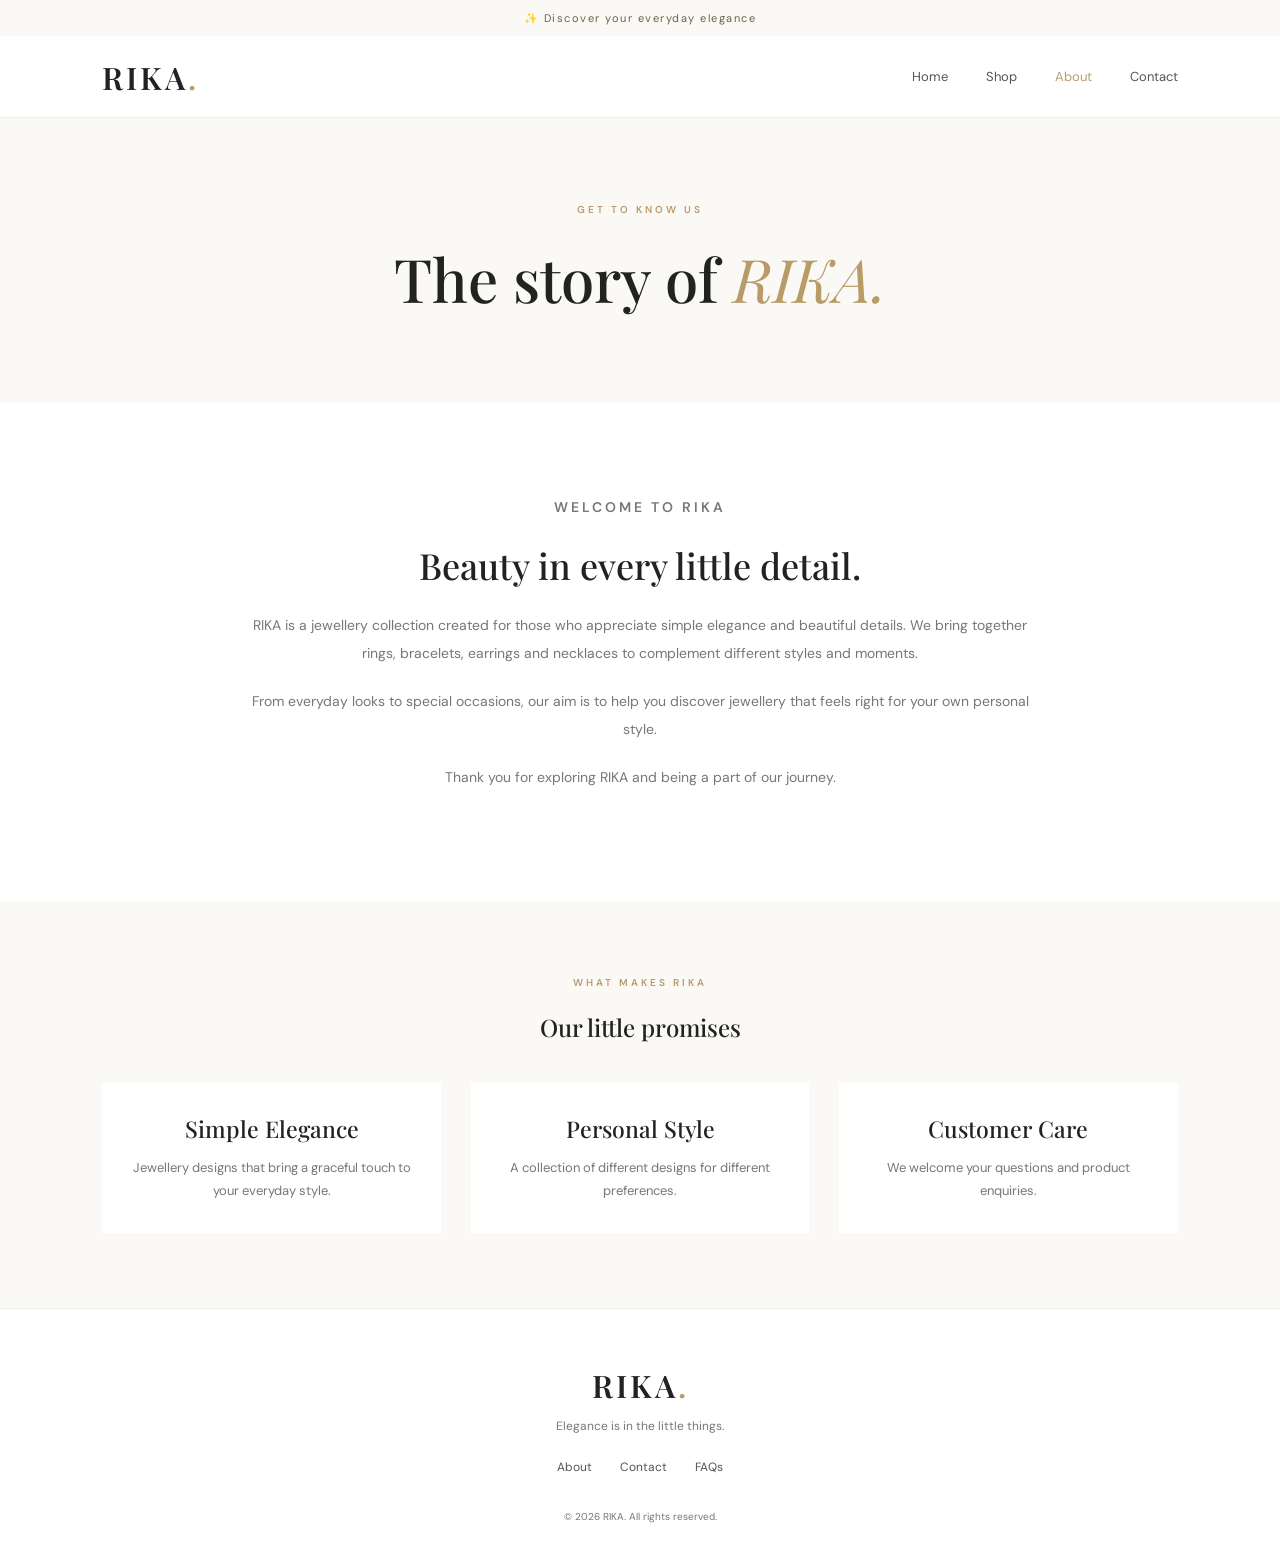
<file: about.html>
<!DOCTYPE html>
<html lang="en">
<head>
    <meta charset="UTF-8">
    <meta name="viewport" content="width=device-width, initial-scale=1.0">
    <title>About Us | RIKA</title>
    <link rel="stylesheet" href="style.css">

    <link rel="preconnect" href="https://fonts.googleapis.com">
    <link rel="preconnect" href="https://fonts.gstatic.com" crossorigin>
    <link href="https://fonts.googleapis.com/css2?family=DM+Sans:wght@400;500;600&family=Playfair+Display:wght@400;500;600&display=swap" rel="stylesheet">

    <style>
        .about-hero {
            text-align: center;
            padding: 85px 20px;
            background: #faf9f6;
        }

        .about-hero h1 {
            font-size: clamp(42px, 5vw, 60px);
        }

        .about-content {
            max-width: 850px;
            margin: auto;
            padding: 90px 25px;
            text-align: center;
        }

        .about-content h2 {
            font-size: 36px;
            margin-bottom: 22px;
        }

        .about-content p {
            color: #777;
            font-size: 14px;
            line-height: 2;
            margin-bottom: 20px;
        }

        .about-values {
            background: #faf9f6;
            padding: 75px 8%;
            text-align: center;
        }

        .values-grid {
            display: grid;
            grid-template-columns: repeat(3, 1fr);
            gap: 30px;
            margin-top: 40px;
        }

        .value-card {
            padding: 30px 20px;
            background: white;
        }

        .value-card h3 {
            font-size: 23px;
            margin-bottom: 12px;
        }

        .value-card p {
            color: #777;
            font-size: 13px;
            line-height: 1.8;
        }

        @media (max-width: 650px) {
            .values-grid {
                grid-template-columns: 1fr;
            }
        }
    </style>
</head>

<body>

    <div class="announcement">
        ✨ Discover your everyday elegance
    </div>

    <header class="header">
        <a href="index.html" class="logo">RIKA<span>.</span></a>

        <nav class="navbar">
            <a href="index.html">Home</a>
            <a href="categories.html">Shop</a>
            <a href="about.html" class="active">About</a>
            <a href="contact.html">Contact</a>
        </nav>
    </header>

    <main>
        <section class="about-hero reveal">
            <p class="eyebrow">GET TO KNOW US</p>
            <h1>The story of <em>RIKA.</em></h1>
        </section>

        <section class="about-content reveal">
            <p class="eyebrow">WELCOME TO RIKA</p>
            <h2>Beauty in every little detail.</h2>

            <p>
                RIKA is a jewellery collection created for those
                who appreciate simple elegance and beautiful details.
                We bring together rings, bracelets, earrings and
                necklaces to complement different styles and moments.
            </p>

            <p>
                From everyday looks to special occasions, our aim
                is to help you discover jewellery that feels right
                for your own personal style.
            </p>

            <p>
                Thank you for exploring RIKA and being a part
                of our journey.
            </p>
        </section>

        <section class="about-values">
            <p class="eyebrow">WHAT MAKES RIKA</p>
            <h2>Our little promises</h2>

            <div class="values-grid">

                <div class="value-card reveal">
                    <h3>Simple Elegance</h3>
                    <p>
                        Jewellery designs that bring a graceful
                        touch to your everyday style.
                    </p>
                </div>

                <div class="value-card reveal">
                    <h3>Personal Style</h3>
                    <p>
                        A collection of different designs
                        for different preferences.
                    </p>
                </div>

                <div class="value-card reveal">
                    <h3>Customer Care</h3>
                    <p>
                        We welcome your questions and
                        product enquiries.
                    </p>
                </div>

            </div>
        </section>
    </main>

    <footer class="footer">
        <a href="index.html" class="logo">RIKA<span>.</span></a>
        <p>Elegance is in the little things.</p>

        <div class="footer-links">
            <a href="about.html">About</a>
            <a href="contact.html">Contact</a>
            <a href="faq.html">FAQs</a>
        </div>

        <p class="copyright">© 2026 RIKA. All rights reserved.</p>
    </footer>

    <script src="script.js"></script>
</body>
</html>
</file>
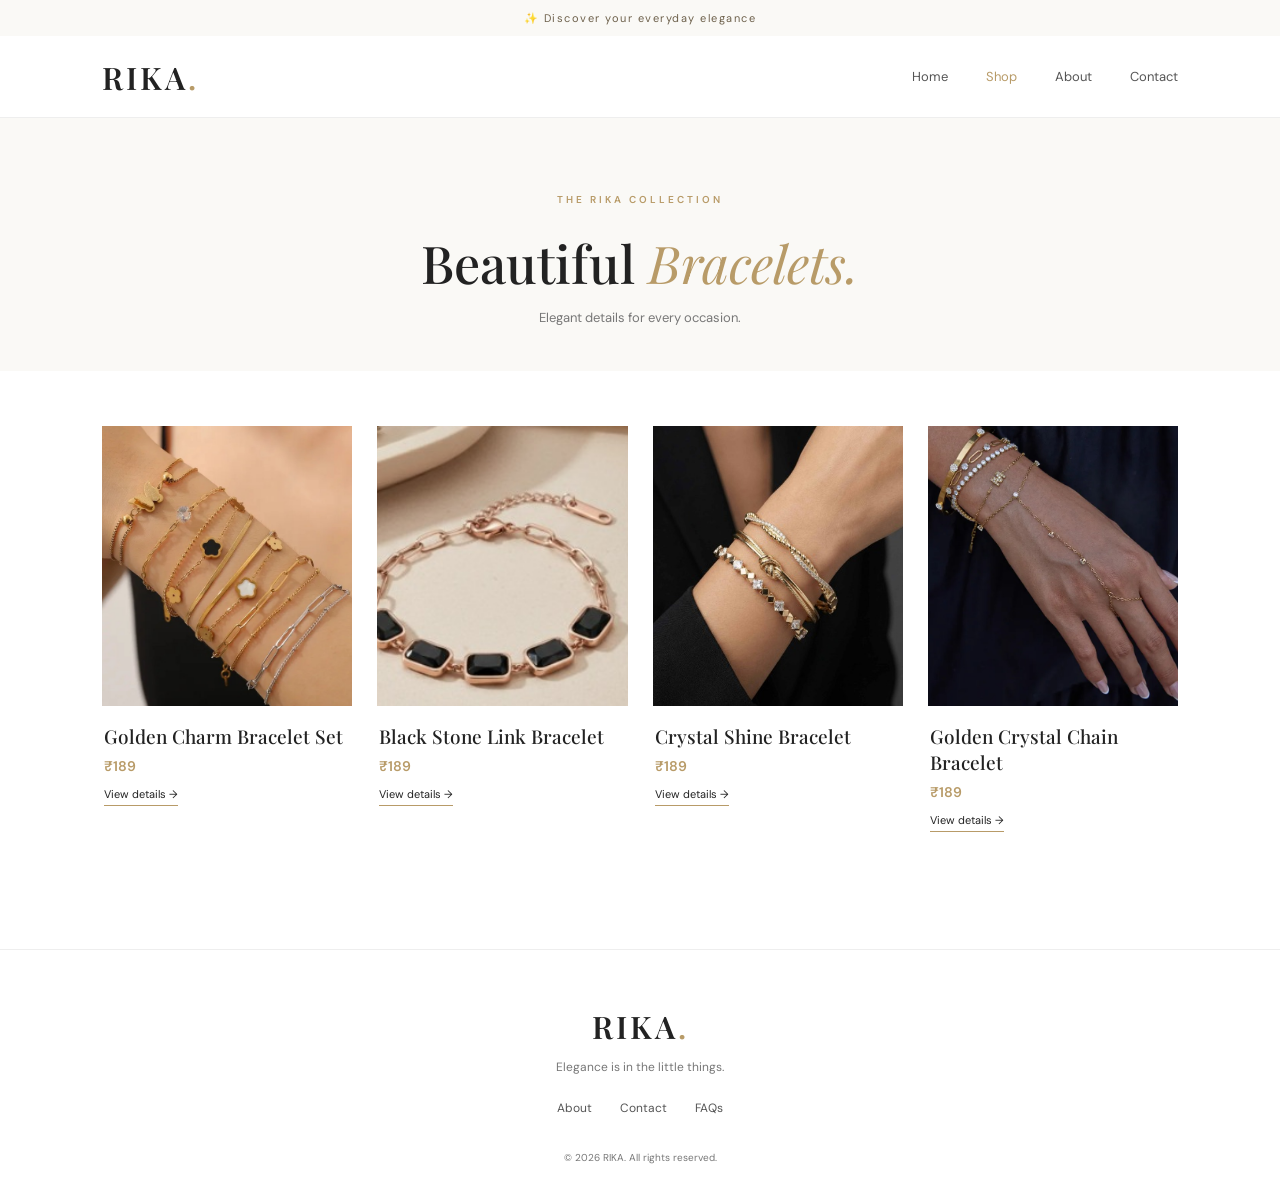
<file: bracelets.html>
<!DOCTYPE html>
<html lang="en">
<head>
    <meta charset="UTF-8">
    <meta name="viewport" content="width=device-width, initial-scale=1.0">
    <title>Bracelets | RIKA</title>

    <link rel="stylesheet" href="style.css">
    <link rel="preconnect" href="https://fonts.googleapis.com">
    <link rel="preconnect" href="https://fonts.gstatic.com" crossorigin>
    <link href="https://fonts.googleapis.com/css2?family=DM+Sans:wght@400;500;600&family=Playfair+Display:wght@400;500;600&display=swap" rel="stylesheet">

    <style>
        .page-heading {
            text-align: center;
            padding: 75px 20px 45px;
            background: #faf9f6;
        }

        .page-heading h1 {
            font-size: 52px;
            margin-bottom: 12px;
        }

        .page-heading p:last-child {
            color: #777;
            font-size: 13px;
        }

        .products {
            padding: 55px 8% 100px;
            display: grid;
            grid-template-columns: repeat(4, 1fr);
            gap: 25px;
        }

        .product-card {
            cursor: pointer;
            overflow: hidden;
        }

        .product-card img {
            width: 100%;
            height: 280px;
            object-fit: cover;
            display: block;
            transition: transform 0.6s ease;
        }

        .product-card:hover img {
            transform: scale(1.05);
        }

        .product-info {
            padding: 17px 2px;
        }

        .product-info h2 {
            font-size: 19px;
            margin-bottom: 8px;
        }

        .product-info p {
            color: #b89b68;
            font-size: 14px;
            font-weight: 600;
        }

        .product-info span {
            display: inline-block;
            margin-top: 12px;
            font-size: 11px;
            border-bottom: 1px solid #b89b68;
            padding-bottom: 4px;
        }

        @media (max-width: 850px) {
            .products {
                grid-template-columns: repeat(2, 1fr);
            }
        }

        @media (max-width: 500px) {
            .products {
                padding: 35px 6% 70px;
                gap: 15px;
            }

            .product-card img {
                height: 220px;
            }

            .page-heading h1 {
                font-size: 42px;
            }
        }
    </style>
</head>

<body>

    <div class="announcement">
        ✨ Discover your everyday elegance
    </div>

    <header class="header">
        <a href="index.html" class="logo">RIKA<span>.</span></a>

        <nav class="navbar">
            <a href="index.html">Home</a>
            <a href="categories.html" class="active">Shop</a>
            <a href="about.html">About</a>
            <a href="contact.html">Contact</a>
        </nav>
    </header>

    <main>
        <section class="page-heading reveal">
            <p class="eyebrow">THE RIKA COLLECTION</p>
            <h1>Beautiful <em>Bracelets.</em></h1>
            <p>Elegant details for every occasion.</p>
        </section>

        <section class="products">

            <article class="product-card reveal" onclick="openProduct('bracelet-1')">
                <img src="images/bracelets/bracelet-1.jpeg" alt="Bracelet design 1">
                <div class="product-info">
                    <h2>Golden Charm Bracelet Set</h2>
                    <p>₹189</p>
                    <span>View details →</span>
                </div>
            </article>

            <article class="product-card reveal" onclick="openProduct('bracelet-2')">
                <img src="images/bracelets/bracelet-2.jpeg" alt="Bracelet design 2">
                <div class="product-info">
                    <h2>Black Stone Link Bracelet</h2>
                    <p>₹189</p>
                    <span>View details →</span>
                </div>
            </article>

            <article class="product-card reveal" onclick="openProduct('bracelet-3')">
                <img src="images/bracelets/bracelet-3.jpeg" alt="Bracelet design 3">
                <div class="product-info">
                    <h2>Crystal Shine Bracelet</h2>
                    <p>₹189</p>
                    <span>View details →</span>
                </div>
            </article>

            <article class="product-card reveal" onclick="openProduct('bracelet-4')">
                <img src="images/bracelets/bracelet-4.jpeg" alt="Bracelet design 4">
                <div class="product-info">
                    <h2>Golden Crystal Chain Bracelet</h2>
                    <p>₹189</p>
                    <span>View details →</span>
                </div>
            </article>

        </section>
    </main>

    <footer class="footer">
        <a href="index.html" class="logo">RIKA<span>.</span></a>
        <p>Elegance is in the little things.</p>
        <div class="footer-links">
            <a href="about.html">About</a>
            <a href="contact.html">Contact</a>
            <a href="faq.html">FAQs</a>
        </div>
        <p class="copyright">© 2026 RIKA. All rights reserved.</p>
    </footer>

    <script src="script.js"></script>
    <script>
        function openProduct(id) {
            window.location.href = "product.html?id=" + id;
        }
    </script>

</body>
</html>
</file>
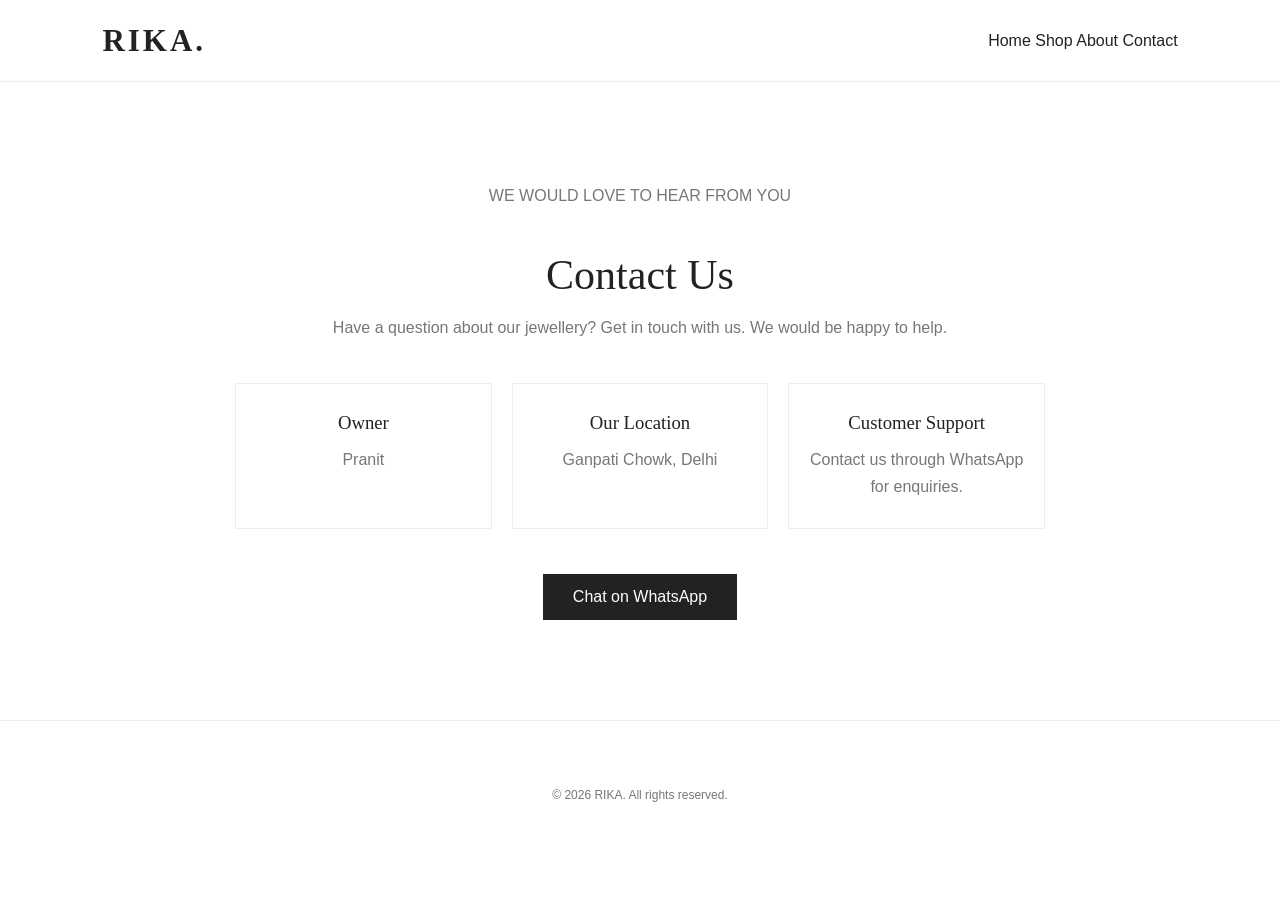
<file: contact.html>
<!DOCTYPE html>
<html lang="en">
<head>
    <meta charset="UTF-8">
    <meta name="viewport" content="width=device-width, initial-scale=1.0">
    <title>Contact Us | RIKA</title>
    <link rel="stylesheet" href="style.css">

    <style>
        .contact-section {
            max-width: 850px;
            margin: 70px auto;
            padding: 30px 20px;
            text-align: center;
        }

        .contact-section h1 {
            font-size: 42px;
            margin-bottom: 15px;
        }

        .contact-section > p {
            color: #777;
            line-height: 1.8;
            margin-bottom: 40px;
        }

        .contact-details {
            display: grid;
            grid-template-columns: repeat(auto-fit, minmax(200px, 1fr));
            gap: 20px;
            margin-bottom: 35px;
        }

        .contact-card {
            padding: 28px 18px;
            border: 1px solid #eee;
            background: #fff;
        }

        .contact-card h3 {
            margin-bottom: 12px;
            font-weight: 500;
        }

        .contact-card p {
            color: #777;
            line-height: 1.7;
        }

        .contact-button {
            display: inline-block;
            padding: 14px 30px;
            background: #222;
            color: white;
            text-decoration: none;
            margin-top: 10px;
        }

        .contact-button:hover {
            background: #b89b65;
        }
    </style>
</head>

<body>

    <header class="header">
        <a href="index.html" class="logo">RIKA.</a>

        <nav>
            <a href="index.html">Home</a>
            <a href="categories.html">Shop</a>
            <a href="about.html">About</a>
            <a href="contact.html">Contact</a>
        </nav>
    </header>

    <main class="contact-section">
        <p>WE WOULD LOVE TO HEAR FROM YOU</p>
        <h1>Contact Us</h1>

        <p>
            Have a question about our jewellery?
            Get in touch with us. We would be happy to help.
        </p>

        <div class="contact-details">

            <div class="contact-card">
                <h3>Owner</h3>
                <p>Pranit</p>
            </div>

            <div class="contact-card">
                <h3>Our Location</h3>
                <p>Ganpati Chowk, Delhi</p>
            </div>

            <div class="contact-card">
                <h3>Customer Support</h3>
                <p>Contact us through WhatsApp for enquiries.</p>
            </div>

        </div>

        <a href="#" class="contact-button" id="contact-whatsapp">
            Chat on WhatsApp
        </a>
    </main>

    <footer class="footer">
        <p>© 2026 RIKA. All rights reserved.</p>
    </footer>

    <script>
        const whatsappNumber = "91XXXXXXXXXX";

        document.getElementById("contact-whatsapp").href =
            "https://wa.me/" + whatsappNumber;
    </script>

</body>
</html>
</file>
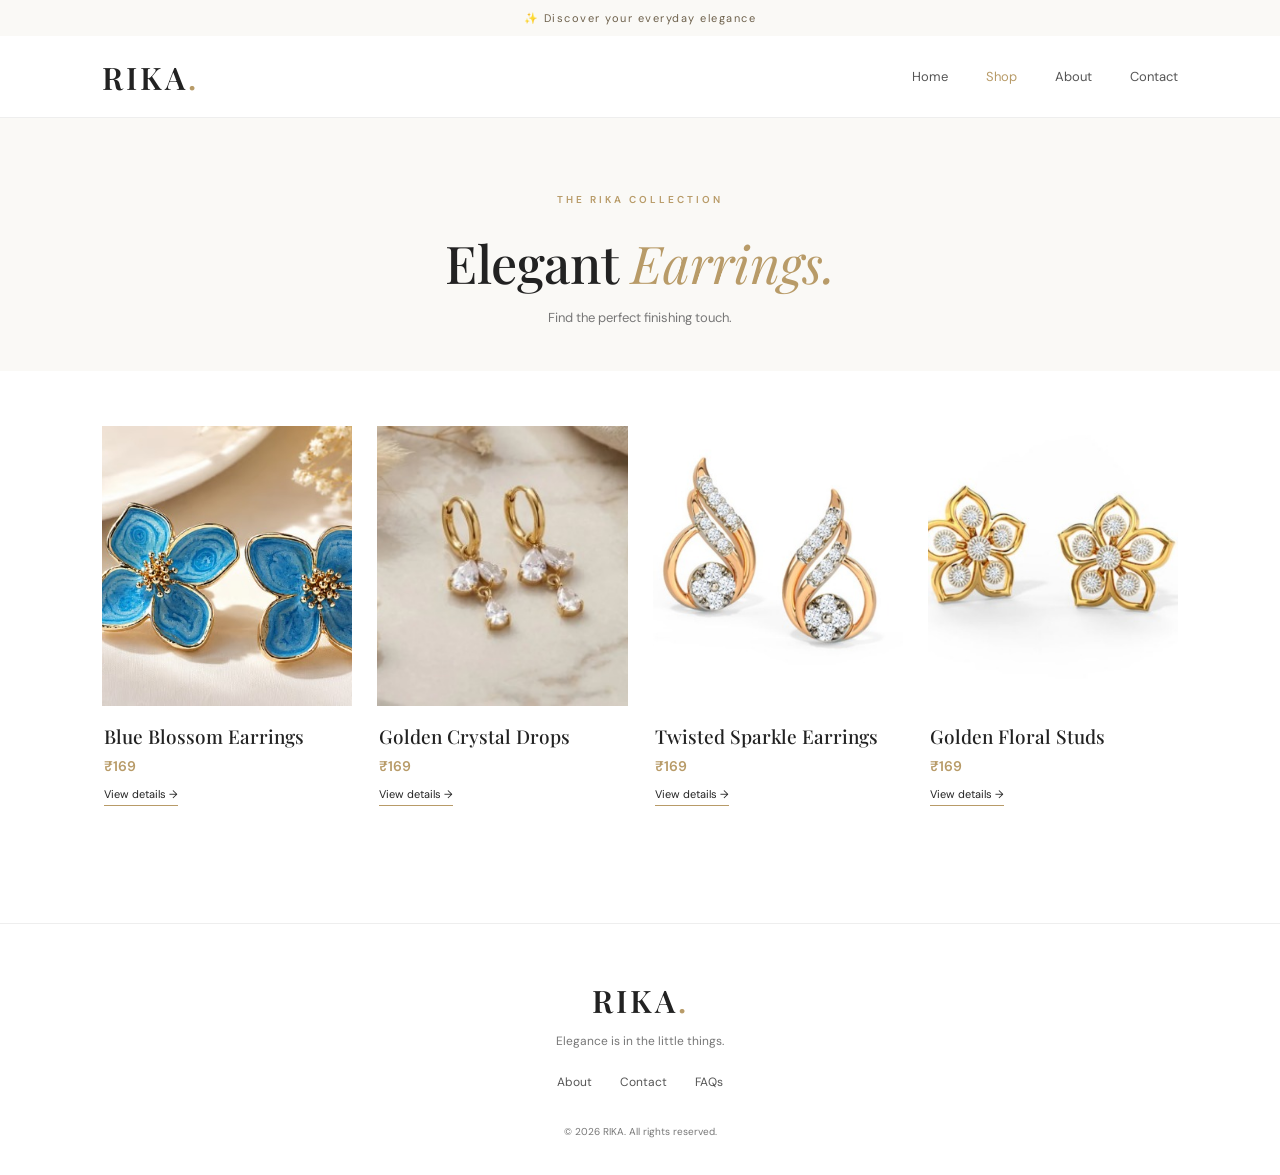
<file: earrings.html>
<!DOCTYPE html>
<html lang="en">
<head>
    <meta charset="UTF-8">
    <meta name="viewport" content="width=device-width, initial-scale=1.0">
    <title>Earrings | RIKA</title>

    <link rel="stylesheet" href="style.css">
    <link rel="preconnect" href="https://fonts.googleapis.com">
    <link rel="preconnect" href="https://fonts.gstatic.com" crossorigin>
    <link href="https://fonts.googleapis.com/css2?family=DM+Sans:wght@400;500;600&family=Playfair+Display:wght@400;500;600&display=swap" rel="stylesheet">

    <style>
        .page-heading {
            text-align: center;
            padding: 75px 20px 45px;
            background: #faf9f6;
        }

        .page-heading h1 {
            font-size: 52px;
            margin-bottom: 12px;
        }

        .page-heading p:last-child {
            color: #777;
            font-size: 13px;
        }

        .products {
            padding: 55px 8% 100px;
            display: grid;
            grid-template-columns: repeat(4, 1fr);
            gap: 25px;
        }

        .product-card {
            cursor: pointer;
            overflow: hidden;
        }

        .product-card img {
            width: 100%;
            height: 280px;
            object-fit: cover;
            display: block;
            transition: transform 0.6s ease;
        }

        .product-card:hover img {
            transform: scale(1.05);
        }

        .product-info {
            padding: 17px 2px;
        }

        .product-info h2 {
            font-size: 19px;
            margin-bottom: 8px;
        }

        .product-info p {
            color: #b89b68;
            font-size: 14px;
            font-weight: 600;
        }

        .product-info span {
            display: inline-block;
            margin-top: 12px;
            font-size: 11px;
            border-bottom: 1px solid #b89b68;
            padding-bottom: 4px;
        }

        @media (max-width: 850px) {
            .products {
                grid-template-columns: repeat(2, 1fr);
            }
        }

        @media (max-width: 500px) {
            .products {
                padding: 35px 6% 70px;
                gap: 15px;
            }

            .product-card img {
                height: 220px;
            }

            .page-heading h1 {
                font-size: 42px;
            }
        }
    </style>
</head>

<body>

    <div class="announcement">
        ✨ Discover your everyday elegance
    </div>

    <header class="header">
        <a href="index.html" class="logo">RIKA<span>.</span></a>

        <nav class="navbar">
            <a href="index.html">Home</a>
            <a href="categories.html" class="active">Shop</a>
            <a href="about.html">About</a>
            <a href="contact.html">Contact</a>
        </nav>
    </header>

    <main>
        <section class="page-heading reveal">
            <p class="eyebrow">THE RIKA COLLECTION</p>
            <h1>Elegant <em>Earrings.</em></h1>
            <p>Find the perfect finishing touch.</p>
        </section>

        <section class="products">

            <article class="product-card reveal" onclick="openProduct('earring-1')">
                <img src="images/earrings/earring-1.jpeg" alt="Earring design 1">
                <div class="product-info">
                    <h2>Blue Blossom Earrings</h2>
                    <p>₹169</p>
                    <span>View details →</span>
                </div>
            </article>

            <article class="product-card reveal" onclick="openProduct('earring-2')">
                <img src="images/earrings/earring-2.jpeg" alt="Earring design 2">
                <div class="product-info">
                    <h2>Golden Crystal Drops</h2>
                    <p>₹169</p>
                    <span>View details →</span>
                </div>
            </article>

            <article class="product-card reveal" onclick="openProduct('earring-3')">
                <img src="images/earrings/earring-3.jpeg" alt="Earring design 3">
                <div class="product-info">
                    <h2>Twisted Sparkle Earrings</h2>
                    <p>₹169</p>
                    <span>View details →</span>
                </div>
            </article>

            <article class="product-card reveal" onclick="openProduct('earring-4')">
                <img src="images/earrings/earring-4.jpeg" alt="Earring design 4">
                <div class="product-info">
                    <h2>Golden Floral Studs</h2>
                    <p>₹169</p>
                    <span>View details →</span>
                </div>
            </article>

        </section>
    </main>

    <footer class="footer">
        <a href="index.html" class="logo">RIKA<span>.</span></a>
        <p>Elegance is in the little things.</p>
        <div class="footer-links">
            <a href="about.html">About</a>
            <a href="contact.html">Contact</a>
            <a href="faq.html">FAQs</a>
        </div>
        <p class="copyright">© 2026 RIKA. All rights reserved.</p>
    </footer>

    <script src="script.js"></script>
    <script>
        function openProduct(id) {
            window.location.href = "product.html?id=" + id;
        }
    </script>

</body>
</html>
</file>
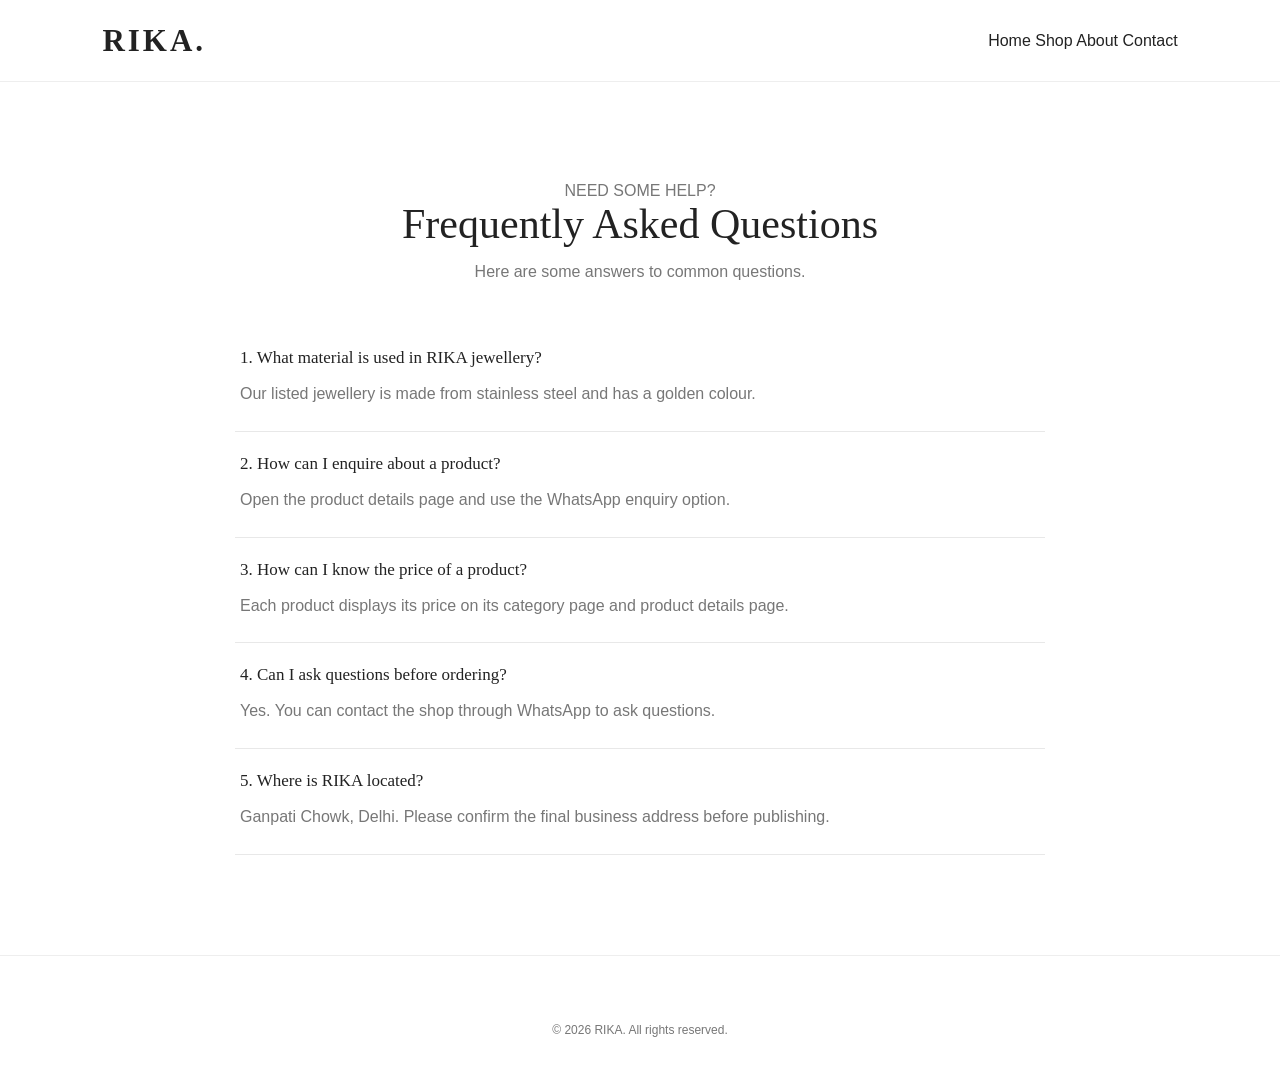
<file: faq.html>
<!DOCTYPE html>
<html lang="en">
<head>
    <meta charset="UTF-8">
    <meta name="viewport" content="width=device-width, initial-scale=1.0">
    <title>FAQs | RIKA</title>
    <link rel="stylesheet" href="style.css">

    <style>
        .faq-section {
            max-width: 850px;
            margin: 70px auto;
            padding: 30px 20px;
        }

        .faq-heading {
            text-align: center;
            margin-bottom: 45px;
        }

        .faq-heading h1 {
            font-size: 42px;
            margin-bottom: 15px;
        }

        .faq-heading p {
            color: #777;
        }

        .faq-item {
            border-bottom: 1px solid #e8e8e8;
            padding: 22px 5px;
        }

        .faq-item h3 {
            font-size: 17px;
            font-weight: 500;
            margin-bottom: 12px;
        }

        .faq-item p {
            color: #777;
            line-height: 1.8;
        }
    </style>
</head>

<body>

    <header class="header">
        <a href="index.html" class="logo">RIKA.</a>

        <nav>
            <a href="index.html">Home</a>
            <a href="categories.html">Shop</a>
            <a href="about.html">About</a>
            <a href="contact.html">Contact</a>
        </nav>
    </header>

    <main class="faq-section">

        <div class="faq-heading">
            <p>NEED SOME HELP?</p>
            <h1>Frequently Asked Questions</h1>
            <p>Here are some answers to common questions.</p>
        </div>

        <div class="faq-item">
            <h3>1. What material is used in RIKA jewellery?</h3>
            <p>Our listed jewellery is made from stainless steel and has a golden colour.</p>
        </div>

        <div class="faq-item">
            <h3>2. How can I enquire about a product?</h3>
            <p>Open the product details page and use the WhatsApp enquiry option.</p>
        </div>

        <div class="faq-item">
            <h3>3. How can I know the price of a product?</h3>
            <p>Each product displays its price on its category page and product details page.</p>
        </div>

        <div class="faq-item">
            <h3>4. Can I ask questions before ordering?</h3>
            <p>Yes. You can contact the shop through WhatsApp to ask questions.</p>
        </div>

        <div class="faq-item">
            <h3>5. Where is RIKA located?</h3>
            <p>Ganpati Chowk, Delhi. Please confirm the final business address before publishing.</p>
        </div>

    </main>

    <footer class="footer">
        <p>© 2026 RIKA. All rights reserved.</p>
    </footer>

</body>
</html>
</file>
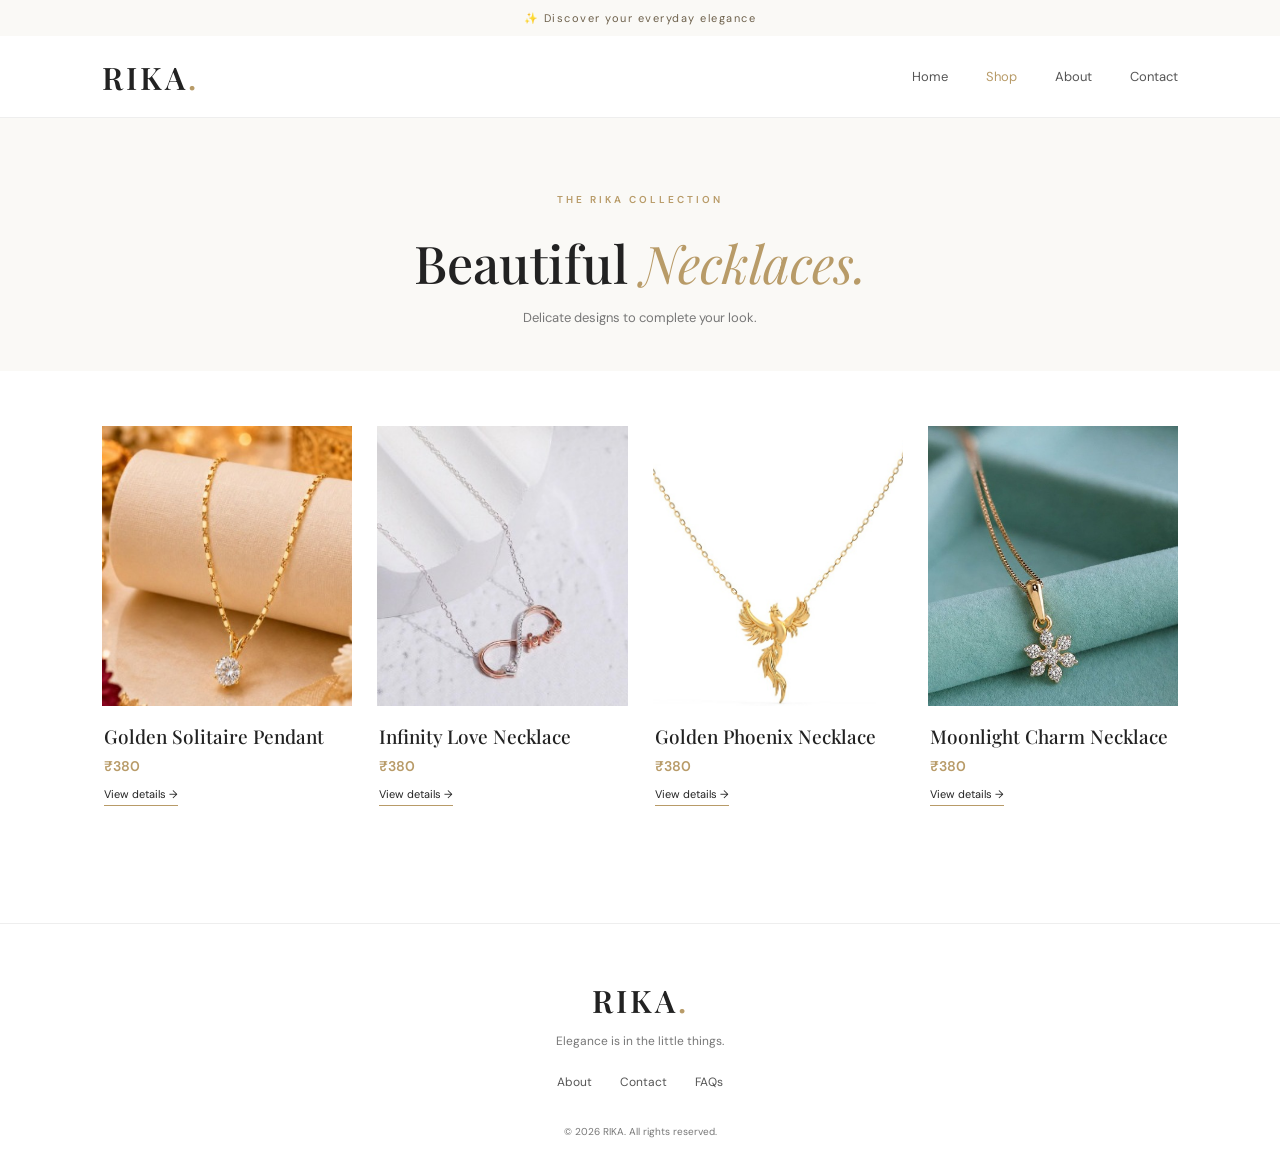
<file: necklaces.html>
<!DOCTYPE html>
<html lang="en">
<head>
    <meta charset="UTF-8">
    <meta name="viewport" content="width=device-width, initial-scale=1.0">
    <title>Necklaces | RIKA</title>

    <link rel="stylesheet" href="style.css">
    <link rel="preconnect" href="https://fonts.googleapis.com">
    <link rel="preconnect" href="https://fonts.gstatic.com" crossorigin>
    <link href="https://fonts.googleapis.com/css2?family=DM+Sans:wght@400;500;600&family=Playfair+Display:wght@400;500;600&display=swap" rel="stylesheet">

    <style>
        .page-heading {
            text-align: center;
            padding: 75px 20px 45px;
            background: #faf9f6;
        }

        .page-heading h1 {
            font-size: 52px;
            margin-bottom: 12px;
        }

        .page-heading p:last-child {
            color: #777;
            font-size: 13px;
        }

        .products {
            padding: 55px 8% 100px;
            display: grid;
            grid-template-columns: repeat(4, 1fr);
            gap: 25px;
        }

        .product-card {
            cursor: pointer;
            overflow: hidden;
        }

        .product-card img {
            width: 100%;
            height: 280px;
            object-fit: cover;
            display: block;
            transition: transform 0.6s ease;
        }

        .product-card:hover img {
            transform: scale(1.05);
        }

        .product-info {
            padding: 17px 2px;
        }

        .product-info h2 {
            font-size: 19px;
            margin-bottom: 8px;
        }

        .product-info p {
            color: #b89b68;
            font-size: 14px;
            font-weight: 600;
        }

        .product-info span {
            display: inline-block;
            margin-top: 12px;
            font-size: 11px;
            border-bottom: 1px solid #b89b68;
            padding-bottom: 4px;
        }

        @media (max-width: 850px) {
            .products {
                grid-template-columns: repeat(2, 1fr);
            }
        }

        @media (max-width: 500px) {
            .products {
                padding: 35px 6% 70px;
                gap: 15px;
            }

            .product-card img {
                height: 220px;
            }

            .page-heading h1 {
                font-size: 42px;
            }
        }
    </style>
</head>

<body>

    <div class="announcement">
        ✨ Discover your everyday elegance
    </div>

    <header class="header">
        <a href="index.html" class="logo">RIKA<span>.</span></a>

        <nav class="navbar">
            <a href="index.html">Home</a>
            <a href="categories.html" class="active">Shop</a>
            <a href="about.html">About</a>
            <a href="contact.html">Contact</a>
        </nav>
    </header>

    <main>
        <section class="page-heading reveal">
            <p class="eyebrow">THE RIKA COLLECTION</p>
            <h1>Beautiful <em>Necklaces.</em></h1>
            <p>Delicate designs to complete your look.</p>
        </section>

        <section class="products">

            <article class="product-card reveal" onclick="openProduct('necklace-1')">
                <img src="images/necklaces/necklace-1.jpeg" alt="Necklace design 1">
                <div class="product-info">
                    <h2>Golden Solitaire Pendant</h2>
                    <p>₹380</p>
                    <span>View details →</span>
                </div>
            </article>

            <article class="product-card reveal" onclick="openProduct('necklace-2')">
                <img src="images/necklaces/necklace-2.jpeg" alt="Necklace design 2">
                <div class="product-info">
                    <h2>Infinity Love Necklace</h2>
                    <p>₹380</p>
                    <span>View details →</span>
                </div>
            </article>

            <article class="product-card reveal" onclick="openProduct('necklace-3')">
                <img src="images/necklaces/necklace-3.jpeg" alt="Necklace design 3">
                <div class="product-info">
                    <h2>Golden Phoenix Necklace</h2>
                    <p>₹380</p>
                    <span>View details →</span>
                </div>
            </article>

            <article class="product-card reveal" onclick="openProduct('necklace-4')">
                <img src="images/necklaces/necklace-4.jpeg" alt="Necklace design 4">
                <div class="product-info">
                    <h2>Moonlight Charm Necklace</h2>
                    <p>₹380</p>
                    <span>View details →</span>
                </div>
            </article>

        </section>
    </main>

    <footer class="footer">
        <a href="index.html" class="logo">RIKA<span>.</span></a>
        <p>Elegance is in the little things.</p>
        <div class="footer-links">
            <a href="about.html">About</a>
            <a href="contact.html">Contact</a>
            <a href="faq.html">FAQs</a>
        </div>
        <p class="copyright">© 2026 RIKA. All rights reserved.</p>
    </footer>

    <script src="script.js"></script>
    <script>
        function openProduct(id) {
            window.location.href = "product.html?id=" + id;
        }
    </script>

</body>
</html>
</file>
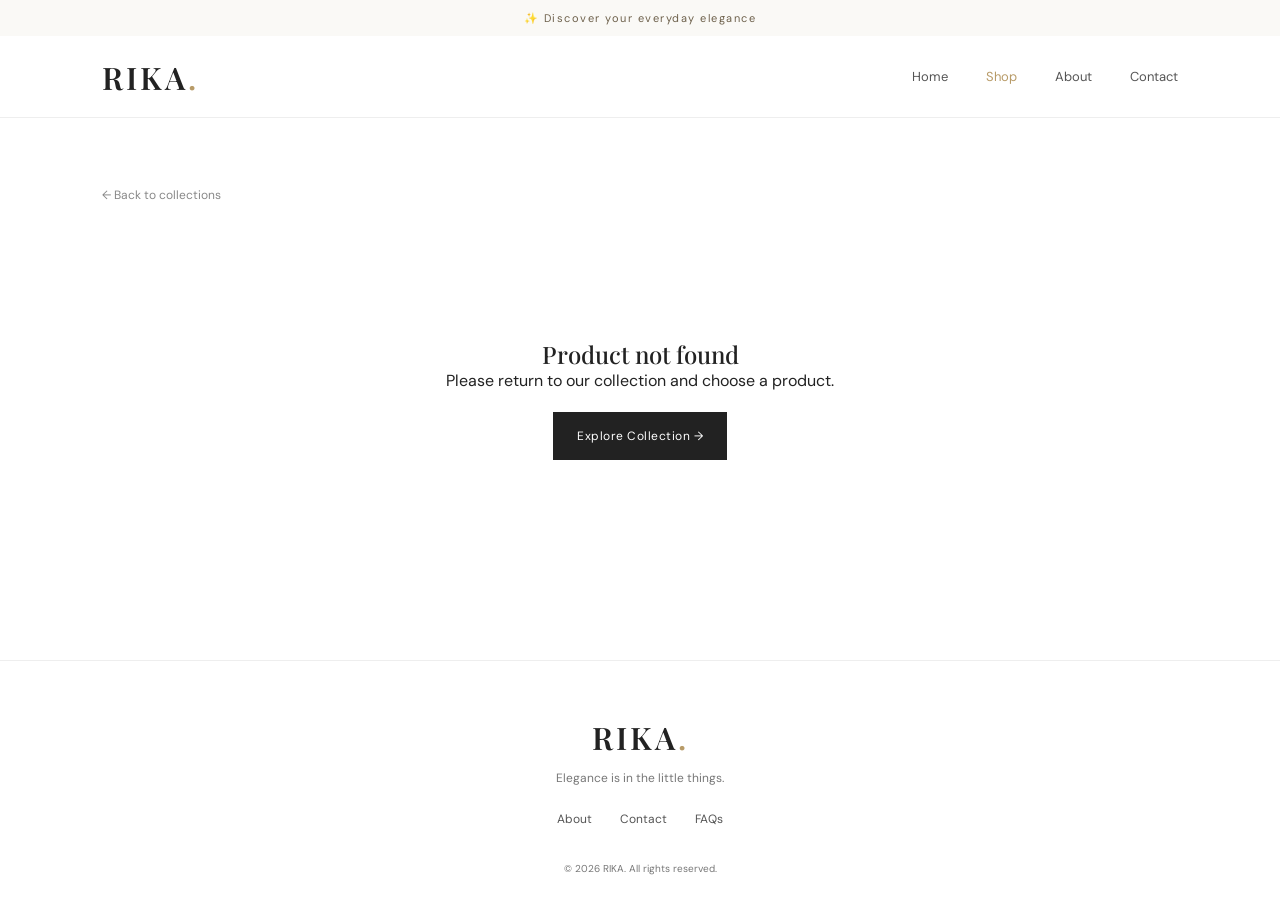
<file: product.html>
<!DOCTYPE html>
<html lang="en">
<head>
    <meta charset="UTF-8">
    <meta name="viewport" content="width=device-width, initial-scale=1.0">
    <title>Product Details | RIKA</title>

    <link rel="stylesheet" href="style.css">

    <link rel="preconnect" href="https://fonts.googleapis.com">
    <link rel="preconnect" href="https://fonts.gstatic.com" crossorigin>
    <link href="https://fonts.googleapis.com/css2?family=DM+Sans:wght@400;500;600&family=Playfair+Display:wght@400;500;600&display=swap" rel="stylesheet">

    <style>
        .product-page {
            padding: 65px 8% 100px;
        }

        .back-link {
            display: inline-block;
            color: #888;
            font-size: 12px;
            margin-bottom: 35px;
        }

        .back-link:hover {
            color: #b89b68;
        }

        .product-layout {
            display: grid;
            grid-template-columns: 1fr 1fr;
            gap: 65px;
            align-items: start;
        }

        .detail-image {
            width: 100%;
            height: 520px;
            object-fit: contain;
            background: #faf9f6;
        }

        .detail-info {
            padding-top: 25px;
        }

        .detail-category {
            color: #b89b68;
            font-size: 11px;
            letter-spacing: 3px;
            text-transform: uppercase;
            margin-bottom: 18px;
        }

        .detail-info h1 {
            font-size: 42px;
            line-height: 1.2;
            margin-bottom: 18px;
        }

        .detail-price {
            font-size: 22px;
            font-weight: 600;
            margin-bottom: 25px;
        }

        .detail-description {
            color: #777;
            font-size: 14px;
            line-height: 1.9;
            margin-bottom: 30px;
        }

        .detail-divider {
            border: none;
            border-top: 1px solid #eeeeee;
            margin: 25px 0;
        }

        .detail-list {
            list-style: none;
            margin-bottom: 30px;
        }

        .detail-list li {
            display: flex;
            justify-content: space-between;
            gap: 15px;
            padding: 13px 0;
            border-bottom: 1px solid #eeeeee;
            font-size: 13px;
        }

        .detail-list span:first-child {
            color: #888;
        }

        .detail-list span:last-child {
            font-weight: 600;
            text-align: right;
        }

        .whatsapp-btn {
            display: inline-flex;
            justify-content: center;
            align-items: center;
            width: 100%;
            padding: 17px 22px;
            background: #222;
            color: white;
            font-size: 13px;
            transition: 0.3s ease;
        }

        .whatsapp-btn:hover {
            background: #b89b68;
            transform: translateY(-3px);
        }

        .note {
            color: #999;
            font-size: 11px;
            margin-top: 15px;
            line-height: 1.7;
        }

        .not-found {
            text-align: center;
            padding: 100px 20px;
        }

        @media (max-width: 700px) {
            .product-page {
                padding: 40px 6% 70px;
            }

            .product-layout {
                grid-template-columns: 1fr;
                gap: 25px;
            }

            .detail-image {
                height: 380px;
            }

            .detail-info {
                padding-top: 5px;
            }

            .detail-info h1 {
                font-size: 34px;
            }
        }
    </style>
</head>

<body>

    <div class="announcement">
        ✨ Discover your everyday elegance
    </div>

    <header class="header">
        <a href="index.html" class="logo">RIKA<span>.</span></a>

        <nav class="navbar">
            <a href="index.html">Home</a>
            <a href="categories.html" class="active">Shop</a>
            <a href="about.html">About</a>
            <a href="contact.html">Contact</a>
        </nav>
    </header>

    <main class="product-page">

        <a href="categories.html" class="back-link">
            ← Back to collections
        </a>

        <section id="product-container"></section>

    </main>

    <footer class="footer">
        <a href="index.html" class="logo">RIKA<span>.</span></a>
        <p>Elegance is in the little things.</p>

        <div class="footer-links">
            <a href="about.html">About</a>
            <a href="contact.html">Contact</a>
            <a href="faq.html">FAQs</a>
        </div>

        <p class="copyright">© 2026 RIKA. All rights reserved.</p>
    </footer>

    <script src="script.js"></script>

    <script>
        const products = {
            "ring-1": {
                name: "Golden Engraved Band",
                category: "Ring",
                price: 220,
                image: "images/rings/ring-1.jpeg",
                description: "A golden-toned band designed to add an elegant touch to your everyday style."
            },
            "ring-2": {
                name: "Floral Sparkle Ring",
                category: "Ring",
                price: 220,
                image: "images/rings/ring-2.jpeg",
                description: "A floral-inspired design that brings a delicate touch to your jewellery collection."
            },
            "ring-3": {
                name: "Classic Solitaire",
                category: "Ring",
                price: 220,
                image: "images/rings/ring-3.jpeg",
                description: "A classic-inspired design for a simple and elegant look."
            },
            "ring-4": {
                name: "Minimal Solitaire",
                category: "Ring",
                price: 220,
                image: "images/rings/ring-4.jpeg",
                description: "A minimal design that complements both everyday and special outfits."
            },

            "bracelet-1": {
                name: "Golden Charm Bracelet Set",
                category: "Bracelet",
                price: 189,
                image: "images/bracelets/bracelet-1.jpeg",
                description: "A golden-toned bracelet design to add a stylish detail to your look."
            },
            "bracelet-2": {
                name: "Black Stone Link Bracelet",
                category: "Bracelet",
                price: 189,
                image: "images/bracelets/bracelet-2.jpeg",
                description: "A distinctive link-style design for a stylish jewellery collection."
            },
            "bracelet-3": {
                name: "Crystal Shine Bracelet",
                category: "Bracelet",
                price: 189,
                image: "images/bracelets/bracelet-3.jpeg",
                description: "A delicate design with a sparkling-inspired look."
            },
            "bracelet-4": {
                name: "Golden Crystal Chain Bracelet",
                category: "Bracelet",
                price: 189,
                image: "images/bracelets/bracelet-4.jpeg",
                description: "A golden-toned chain design for an elegant finishing touch."
            },

            "earring-1": {
                name: "Blue Blossom Earrings",
                category: "Earrings",
                price: 169,
                image: "images/earrings/earring-1.jpeg",
                description: "A floral-inspired earring design that adds a charming detail to your style."
            },
            "earring-2": {
                name: "Golden Crystal Drops",
                category: "Earrings",
                price: 169,
                image: "images/earrings/earring-2.jpeg",
                description: "A golden-toned drop design for an elegant finishing touch."
            },
            "earring-3": {
                name: "Twisted Sparkle Earrings",
                category: "Earrings",
                price: 169,
                image: "images/earrings/earring-3.jpeg",
                description: "A stylish twisted design for a little extra detail."
            },
            "earring-4": {
                name: "Golden Floral Studs",
                category: "Earrings",
                price: 169,
                image: "images/earrings/earring-4.jpeg",
                description: "A floral-inspired stud design for a graceful look."
            },

            "necklace-1": {
                name: "Golden Solitaire Pendant",
                category: "Necklace",
                price: 380,
                image: "images/necklaces/necklace-1.jpeg",
                description: "A golden-toned pendant necklace designed for a timeless look."
            },
            "necklace-2": {
                name: "Infinity Love Necklace",
                category: "Necklace",
                price: 380,
                image: "images/necklaces/necklace-2.jpeg",
                description: "An infinity-inspired design that adds a meaningful detail to your style."
            },
            "necklace-3": {
                name: "Golden Phoenix Necklace",
                category: "Necklace",
                price: 380,
                image: "images/necklaces/necklace-3.jpeg",
                description: "A distinctive golden-toned necklace design for your collection."
            },
            "necklace-4": {
                name: "Moonlight Charm Necklace",
                category: "Necklace",
                price: 380,
                image: "images/necklaces/necklace-4.jpeg",
                description: "A delicate charm-inspired design with a graceful golden finish."
            }
        };

        // Replace this with the shop's real WhatsApp number.
        // Use country code 91 followed by the 10-digit number.
        const whatsappNumber = "91XXXXXXXXXX";

        const productId = new URLSearchParams(
            window.location.search
        ).get("id");

        const product = products[productId];
        const container = document.getElementById("product-container");

        if (product) {
            document.title = product.name + " | RIKA";

            container.innerHTML = `
                <div class="product-layout">
                    <div>
                        <img
                            class="detail-image"
                            src="${product.image}"
                            alt="${product.name}"
                        >
                    </div>

                    <div class="detail-info">
                        <p class="detail-category">${product.category}</p>

                        <h1>${product.name}</h1>

                        <p class="detail-price">₹${product.price}</p>

                        <p class="detail-description">
                            ${product.description}
                        </p>

                        <hr class="detail-divider">

                        <ul class="detail-list">
                            <li>
                                <span>Material</span>
                                <span>Stainless Steel</span>
                            </li>
                            <li>
                                <span>Colour</span>
                                <span>Golden</span>
                            </li>
                            <li>
                                <span>Category</span>
                                <span>${product.category}</span>
                            </li>
                            <li>
                                <span>Price</span>
                                <span>₹${product.price}</span>
                            </li>
                        </ul>

                        <a
                            id="whatsapp-link"
                            class="whatsapp-btn"
                            href="#"
                            target="_blank"
                            rel="noopener"
                        >
                            Enquire on WhatsApp →
                        </a>

                        <p class="note">
                            Contact us on WhatsApp for product enquiries
                            and availability.
                        </p>
                    </div>
                </div>
            `;

            const message = `Hello RIKA! I am interested in ${product.name} (${product.category}), priced at ₹${product.price}. Is it available?`;

            document.getElementById("whatsapp-link").href =
                `https://wa.me/${whatsappNumber}?text=${encodeURIComponent(message)}`;

        } else {
            container.innerHTML = `
                <div class="not-found">
                    <h1>Product not found</h1>
                    <p>Please return to our collection and choose a product.</p>
                    <br>
                    <a href="categories.html" class="primary-btn">
                        Explore Collection →
                    </a>
                </div>
            `;
        }
    </script>

</body>
</html>
</file>
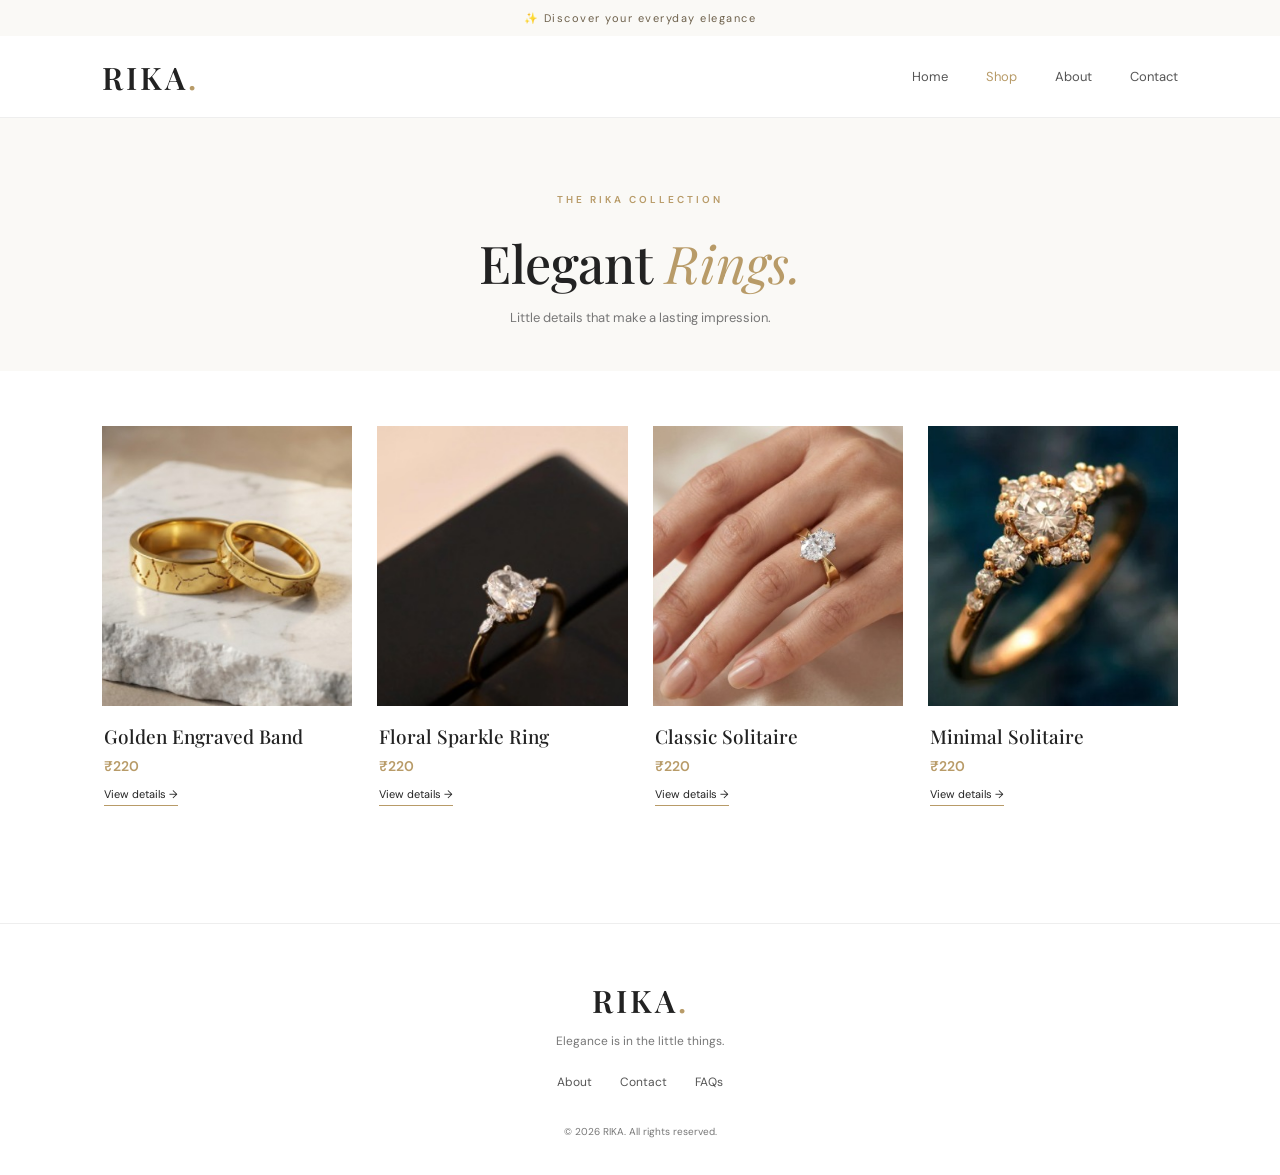
<file: rings.html>
<!DOCTYPE html>
<html lang="en">
<head>
    <meta charset="UTF-8">
    <meta name="viewport" content="width=device-width, initial-scale=1.0">
    <title>Rings | RIKA</title>

    <link rel="stylesheet" href="style.css">

    <link rel="preconnect" href="https://fonts.googleapis.com">
    <link rel="preconnect" href="https://fonts.gstatic.com" crossorigin>
    <link href="https://fonts.googleapis.com/css2?family=DM+Sans:wght@400;500;600&family=Playfair+Display:wght@400;500;600&display=swap" rel="stylesheet">

    <style>
        .page-heading {
            text-align: center;
            padding: 75px 20px 45px;
            background: #faf9f6;
        }

        .page-heading h1 {
            font-size: 52px;
            margin-bottom: 12px;
        }

        .page-heading p:last-child {
            color: #777;
            font-size: 13px;
        }

        .products {
            padding: 55px 8% 100px;
            display: grid;
            grid-template-columns: repeat(4, 1fr);
            gap: 25px;
        }

        .product-card {
            cursor: pointer;
            overflow: hidden;
        }

        .product-card img {
            width: 100%;
            height: 280px;
            object-fit: cover;
            display: block;
            transition: transform 0.6s ease;
        }

        .product-card:hover img {
            transform: scale(1.05);
        }

        .product-info {
            padding: 17px 2px;
        }

        .product-info h2 {
            font-size: 19px;
            margin-bottom: 8px;
        }

        .product-info p {
            color: #b89b68;
            font-size: 14px;
            font-weight: 600;
        }

        .product-info span {
            display: inline-block;
            margin-top: 12px;
            font-size: 11px;
            border-bottom: 1px solid #b89b68;
            padding-bottom: 4px;
        }

        @media (max-width: 850px) {
            .products {
                grid-template-columns: repeat(2, 1fr);
            }
        }

        @media (max-width: 500px) {
            .products {
                padding: 35px 6% 70px;
                gap: 15px;
            }

            .product-card img {
                height: 220px;
            }

            .page-heading h1 {
                font-size: 42px;
            }
        }
    </style>
</head>

<body>

    <div class="announcement">
        ✨ Discover your everyday elegance
    </div>

    <header class="header">
        <a href="index.html" class="logo">RIKA<span>.</span></a>

        <nav class="navbar">
            <a href="index.html">Home</a>
            <a href="categories.html" class="active">Shop</a>
            <a href="about.html">About</a>
            <a href="contact.html">Contact</a>
        </nav>
    </header>

    <main>
        <section class="page-heading reveal">
            <p class="eyebrow">THE RIKA COLLECTION</p>
            <h1>Elegant <em>Rings.</em></h1>
            <p>Little details that make a lasting impression.</p>
        </section>

        <section class="products">

            <article class="product-card reveal" onclick="openProduct('ring-1')">
                <img src="images/rings/ring-1.jpeg" alt="Ring design 1">
                <div class="product-info">
                    <h2>Golden Engraved Band</h2>
                    <p>₹220</p>
                    <span>View details →</span>
                </div>
            </article>

            <article class="product-card reveal" onclick="openProduct('ring-2')">
                <img src="images/rings/ring-2.jpeg" alt="Ring design 2">
                <div class="product-info">
                    <h2>Floral Sparkle Ring</h2>
                    <p>₹220</p>
                    <span>View details →</span>
                </div>
            </article>

            <article class="product-card reveal" onclick="openProduct('ring-3')">
                <img src="images/rings/ring-3.jpeg" alt="Ring design 3">
                <div class="product-info">
                    <h2>Classic Solitaire</h2>
                    <p>₹220</p>
                    <span>View details →</span>
                </div>
            </article>

            <article class="product-card reveal" onclick="openProduct('ring-4')">
                <img src="images/rings/ring-4.jpeg" alt="Ring design 4">
                <div class="product-info">
                    <h2>Minimal Solitaire</h2>
                    <p>₹220</p>
                    <span>View details →</span>
                </div>
            </article>

        </section>
    </main>

    <footer class="footer">
        <a href="index.html" class="logo">RIKA<span>.</span></a>
        <p>Elegance is in the little things.</p>
        <div class="footer-links">
            <a href="about.html">About</a>
            <a href="contact.html">Contact</a>
            <a href="faq.html">FAQs</a>
        </div>
        <p class="copyright">© 2026 RIKA. All rights reserved.</p>
    </footer>

    <script src="script.js"></script>
    <script>
        function openProduct(id) {
            window.location.href = "product.html?id=" + id;
        }
    </script>

</body>
</html>
</file>
<file: style.css>
/* RIKA - Modern White Minimalist Design */

* {
    margin: 0;
    padding: 0;
    box-sizing: border-box;
}

:root {
    --white: #ffffff;
    --black: #222222;
    --grey: #777777;
    --gold: #b89b68;
    --light-gold: #e8dfcf;
    --background: #faf9f6;
}

html {
    scroll-behavior: smooth;
}

body {
    font-family: 'DM Sans', sans-serif;
    background: var(--white);
    color: var(--black);
    overflow-x: hidden;
}

a {
    color: inherit;
    text-decoration: none;
}

/* Announcement bar */

.announcement {
    background: var(--background);
    text-align: center;
    padding: 11px;
    font-size: 11px;
    letter-spacing: 1.5px;
    color: #6d604b;
}

/* Header */

.header {
    height: 82px;
    padding: 0 8%;
    display: flex;
    justify-content: space-between;
    align-items: center;
    background: white;
    border-bottom: 1px solid #eeeeee;
}

.logo {
    font-family: 'Playfair Display', serif;
    font-size: 31px;
    font-weight: 600;
    letter-spacing: 3px;
}

.logo span {
    color: var(--gold);
}

.navbar {
    display: flex;
    gap: 38px;
}

.navbar a {
    font-size: 13px;
    color: #555555;
    transition: color 0.3s ease;
}

.navbar a:hover,
.navbar a.active {
    color: var(--gold);
}

/* Hero section */

.hero {
    min-height: 620px;
    padding: 65px 8%;
    display: grid;
    grid-template-columns: 1fr 1fr;
    align-items: center;
    gap: 65px;
}

.hero-content {
    max-width: 480px;
}

.eyebrow {
    color: var(--gold);
    font-size: 10px;
    letter-spacing: 3px;
    font-weight: 600;
    margin-bottom: 22px;
}

h1,
h2,
h3 {
    font-family: 'Playfair Display', serif;
    font-weight: 500;
}

.hero h1 {
    font-size: clamp(48px, 6vw, 76px);
    line-height: 1.12;
    margin-bottom: 24px;
}

h1 em,
h2 em {
    color: var(--gold);
    font-weight: 400;
}

.hero-description {
    max-width: 390px;
    color: var(--grey);
    font-size: 14px;
    line-height: 1.9;
    margin-bottom: 32px;
}

.primary-btn {
    display: inline-flex;
    align-items: center;
    gap: 25px;
    padding: 16px 24px;
    background: var(--black);
    color: white;
    font-size: 12px;
    letter-spacing: 0.5px;
    transition: background 0.3s ease, transform 0.3s ease;
}

.primary-btn:hover {
    background: var(--gold);
    transform: translateY(-3px);
}

.hero-image {
    position: relative;
    height: 480px;
    overflow: hidden;
    background: var(--background);
}

.hero-image img {
    width: 100%;
    height: 100%;
    object-fit: cover;
    transition: transform 0.8s ease;
}

.hero-image:hover img {
    transform: scale(1.04);
}

.image-caption {
    position: absolute;
    bottom: 18px;
    right: 18px;
    background: white;
    padding: 12px 18px;
    font-family: 'Playfair Display', serif;
    font-size: 14px;
}

/* Introduction */

.intro {
    background: var(--background);
    text-align: center;
    padding: 95px 20px;
}

.intro h2,
.closing-section h2 {
    font-size: clamp(34px, 4vw, 49px);
    line-height: 1.25;
    margin-bottom: 20px;
}

.intro > p:last-child {
    color: var(--grey);
    font-size: 13px;
    line-height: 1.8;
    max-width: 450px;
    margin: auto;
}

/* Home categories */

.home-categories {
    padding: 100px 8%;
}

.section-heading {
    display: flex;
    justify-content: space-between;
    align-items: end;
    margin-bottom: 38px;
}

.section-heading h2 {
    font-size: 38px;
}

.text-link {
    font-size: 12px;
    color: var(--gold);
    padding-bottom: 8px;
}

.category-grid {
    display: grid;
    grid-template-columns: repeat(4, 1fr);
    gap: 22px;
}

.home-category {
    display: block;
    overflow: hidden;
}

.home-category img {
    width: 100%;
    height: 310px;
    object-fit: cover;
    display: block;
    transition: transform 0.6s ease;
}

.home-category:hover img {
    transform: scale(1.06);
}

.category-label {
    display: flex;
    justify-content: space-between;
    align-items: center;
    padding: 17px 2px;
}

.category-label h3 {
    font-size: 21px;
}

.category-label span {
    font-size: 11px;
    color: var(--gold);
}

/* Closing section */

.closing-section {
    text-align: center;
    background: var(--background);
    padding: 100px 20px;
}

.closing-section .primary-btn {
    margin-top: 15px;
}

/* Footer */

.footer {
    text-align: center;
    padding: 55px 20px 25px;
    border-top: 1px solid #eeeeee;
}

.footer > p {
    color: var(--grey);
    font-size: 12px;
    margin: 12px 0;
}

.footer-links {
    display: flex;
    justify-content: center;
    gap: 28px;
    margin: 25px 0;
}

.footer-links a {
    font-size: 12px;
    color: #555555;
}

.footer-links a:hover {
    color: var(--gold);
}

.footer .copyright {
    font-size: 10px;
    margin-top: 35px;
}

/* Reveal animation */

.reveal {
    opacity: 1;
    transform: translateY(0);
}

.js-animations .reveal {
    opacity: 0;
    transform: translateY(25px);
    transition: opacity 0.8s ease, transform 0.8s ease;
}

.js-animations .reveal.visible {
    opacity: 1;
    transform: translateY(0);
}

/* Mobile responsive design */

@media (max-width: 900px) {
    .hero {
        gap: 35px;
        padding: 55px 6%;
    }

    .category-grid {
        grid-template-columns: repeat(2, 1fr);
    }

    .home-category img {
        height: 280px;
    }
}

@media (max-width: 600px) {
    .header {
        height: auto;
        min-height: 75px;
        padding: 18px 5%;
        flex-direction: column;
        gap: 17px;
    }

    .navbar {
        gap: 20px;
        flex-wrap: wrap;
        justify-content: center;
    }

    .navbar a {
        font-size: 12px;
    }

    .hero {
        grid-template-columns: 1fr;
        padding: 50px 6%;
        gap: 35px;
    }

    .hero h1 {
        font-size: 53px;
    }

    .hero-image {
        height: 380px;
    }

    .intro {
        padding: 75px 22px;
    }

    .home-categories {
        padding: 75px 6%;
    }

    .section-heading {
        align-items: start;
        gap: 15px;
        flex-direction: column;
    }

    .section-heading h2 {
        font-size: 32px;
    }

    .category-grid {
        gap: 15px;
    }

    .home-category img {
        height: 210px;
    }

    .category-label {
        align-items: start;
        flex-direction: column;
        gap: 5px;
    }

    .category-label h3 {
        font-size: 18px;
    }

    .closing-section {
        padding: 75px 18px;
    }
}

/* Respect reduced-motion settings */

@media (prefers-reduced-motion: reduce) {
    *,
    *::before,
    *::after {
        scroll-behavior: auto !important;
        transition-duration: 0.01ms !important;
        animation-duration: 0.01ms !important;
    }
}
</file>
